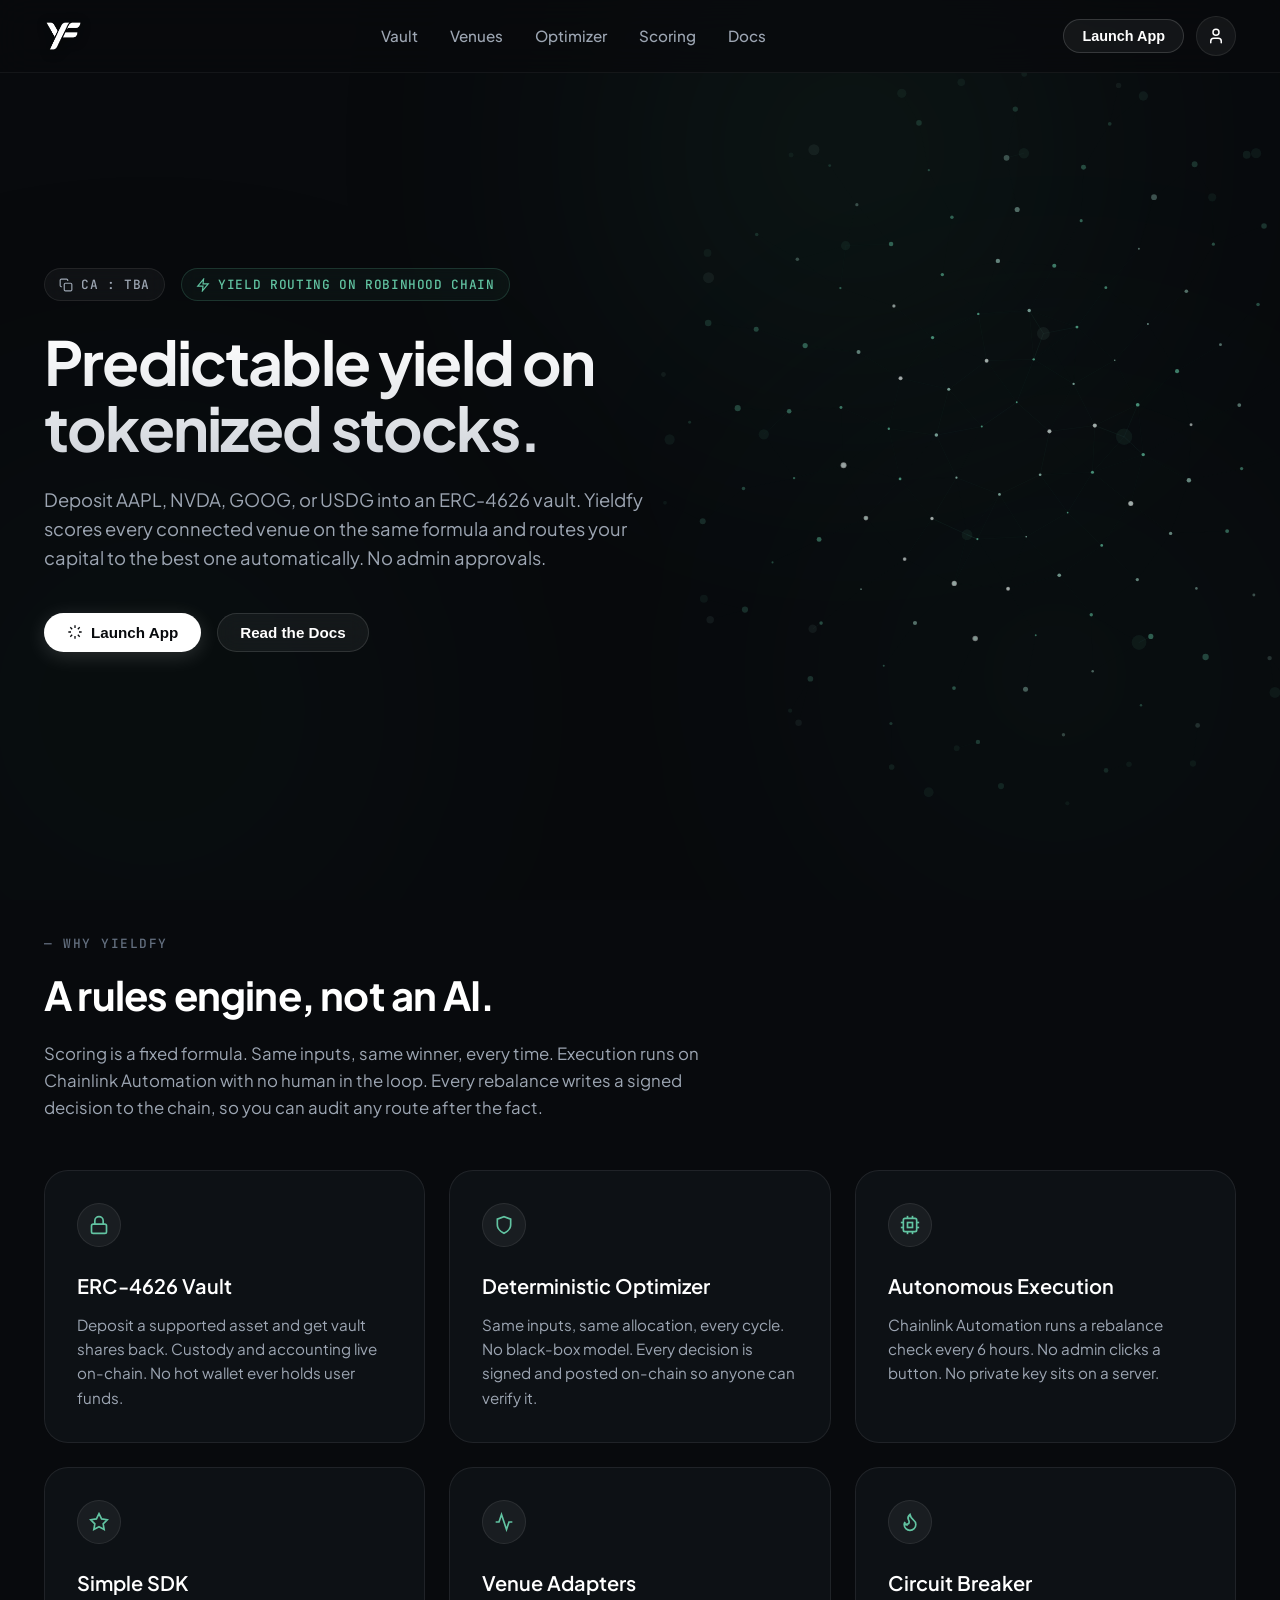
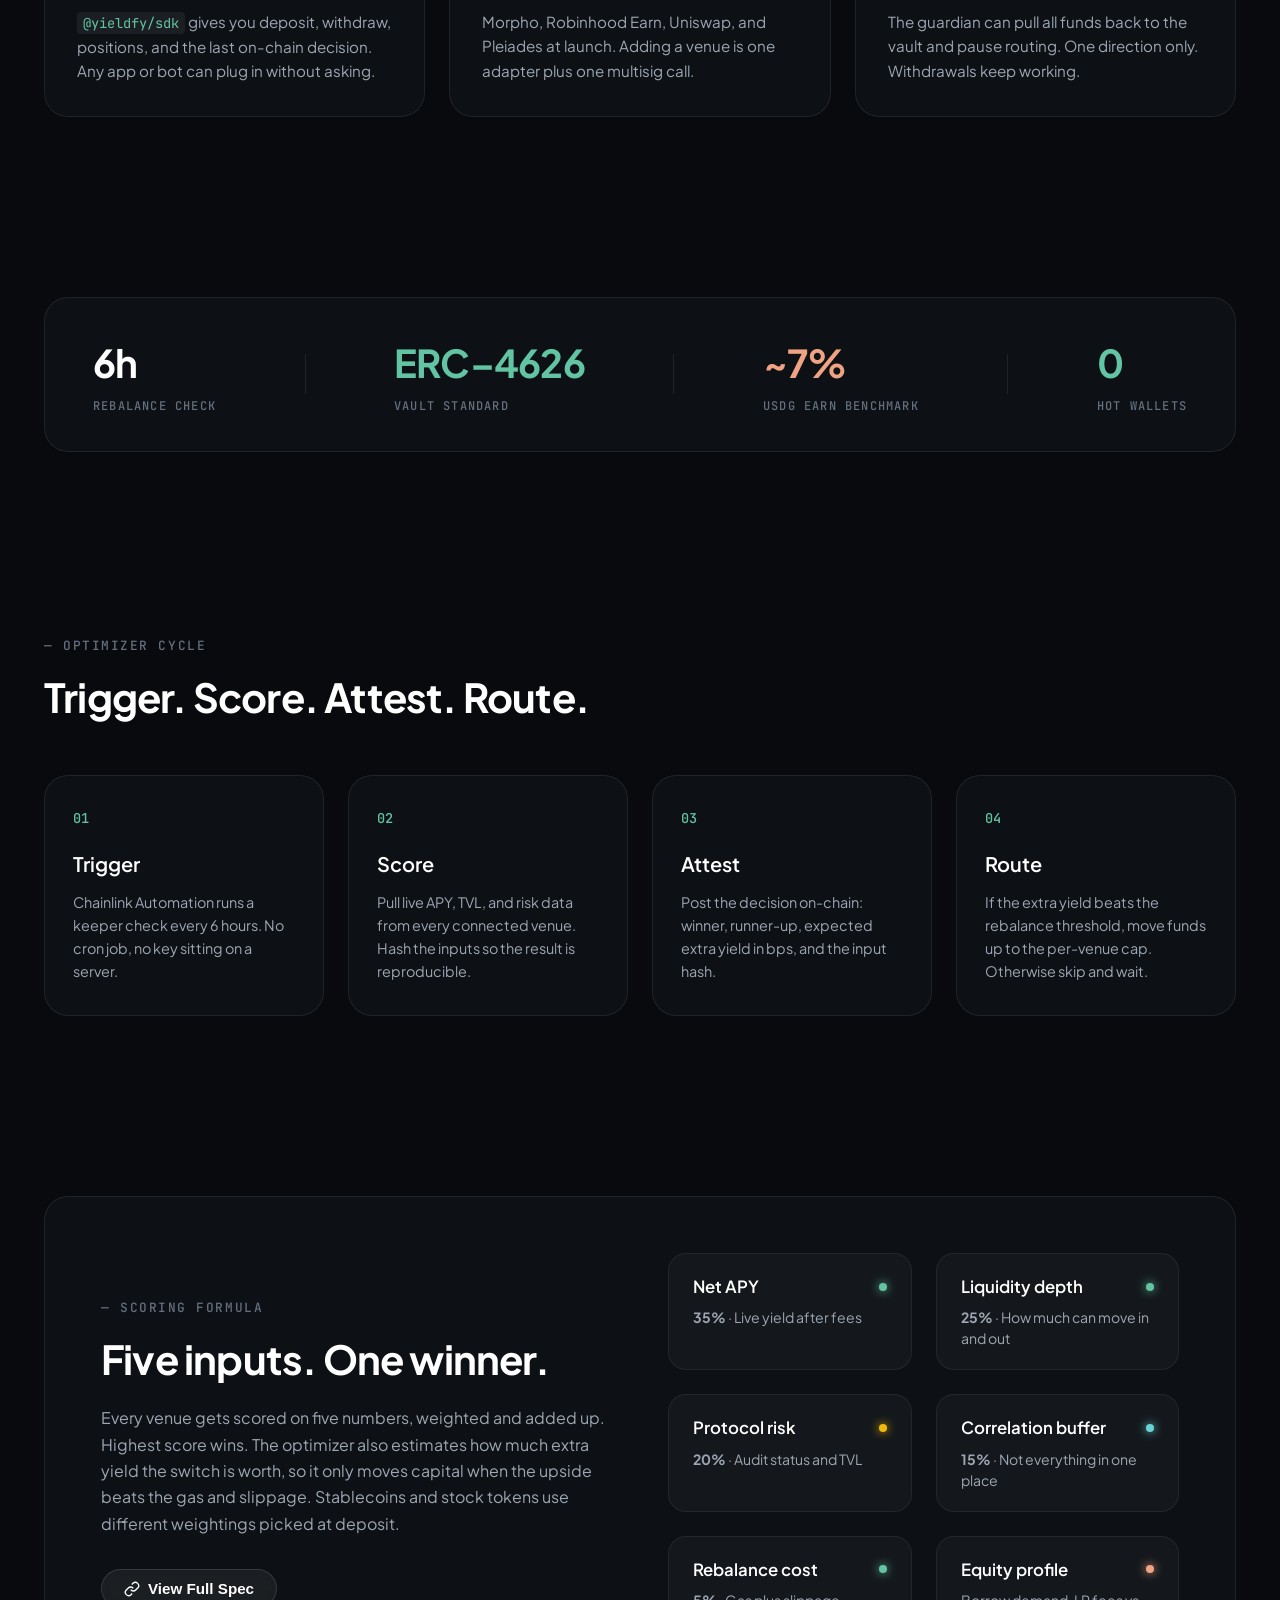
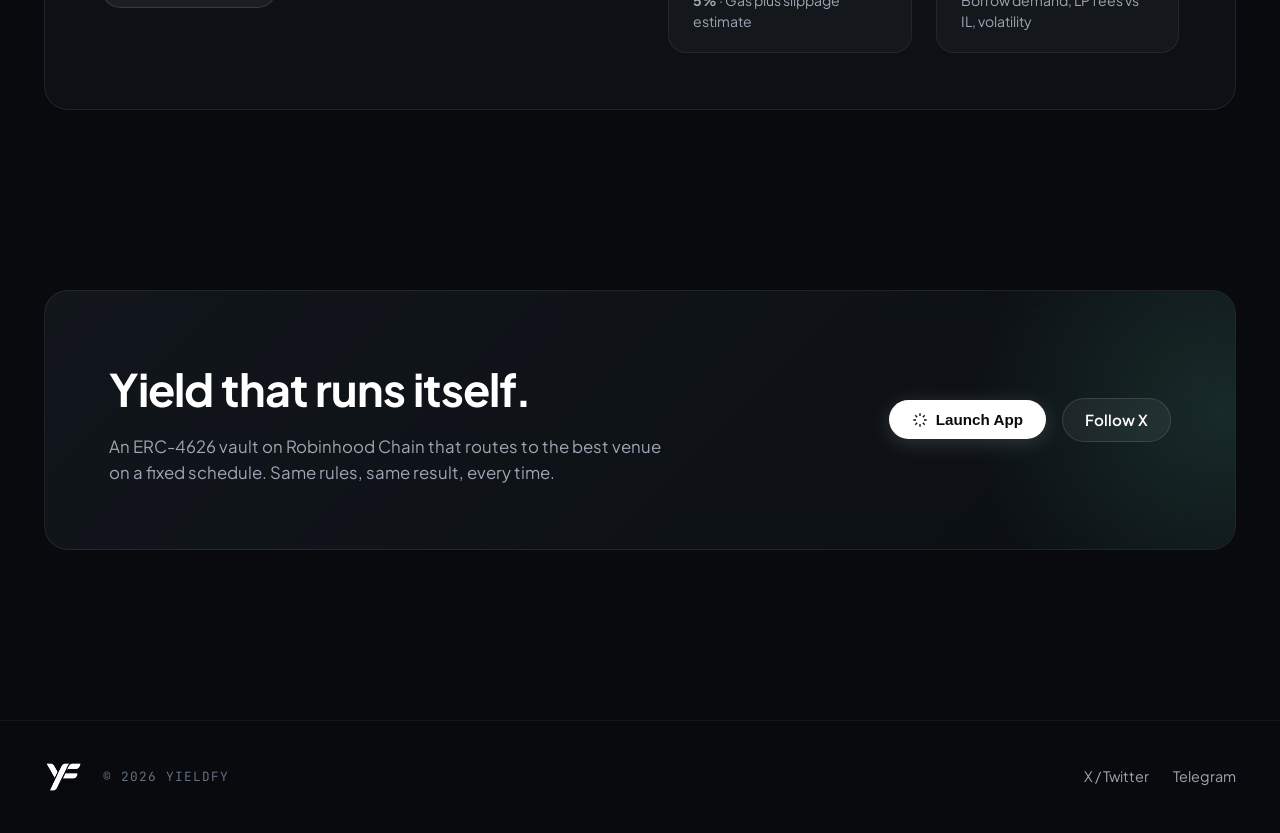
<file: index.html>
<!DOCTYPE html>
<html lang="en">
<head>
  <meta charset="UTF-8">
  <meta name="viewport" content="width=device-width, initial-scale=1.0">
  <title>Yieldfy - Deterministic Yield Routing on Robinhood Chain</title>
  <meta name="description" content="Predictable yield on tokenized stocks. Deposit AAPL, NVDA, GOOG, or USDG into an ERC-4626 vault with autonomous deterministic yield routing.">
  <meta name="virtual-protocol-site-verification" content="1512d7e12080298a6ff651fbcb43da4c" />
  
  <!-- Fonts -->
  <link rel="preconnect" href="https://fonts.googleapis.com">
  <link rel="preconnect" href="https://fonts.gstatic.com" crossorigin>
  <link href="https://fonts.googleapis.com/css2?family=Plus+Jakarta+Sans:wght@300;400;500;600;700&family=JetBrains+Mono:wght@400;500&display=swap" rel="stylesheet">
  
  <!-- Styles -->
  <link rel="stylesheet" href="styles.css">
</head>
<body>

  <!-- Ambient Glow Background -->
  <div class="glow-bg">
    <div class="glow-orb orb-1"></div>
    <div class="glow-orb orb-2"></div>
    <div class="glow-orb orb-3"></div>
  </div>

  <!-- Navigation Header -->
  <header class="navbar">
    <div class="nav-container">
      <a href="#" class="logo">
        <img src="yieldfy-logo.png" alt="Yieldfy Logo" class="logo-img">
      </a>

      <nav class="nav-menu">
        <a href="#vault" class="nav-link">Vault</a>
        <a href="#venues" class="nav-link">Venues</a>
        <a href="#optimizer" class="nav-link">Optimizer</a>
        <a href="#scoring" class="nav-link">Scoring</a>
        <a href="#docs" class="nav-link" id="open-docs-btn">Docs</a>
      </nav>

      <div class="nav-actions">
        <button class="btn btn-outline nav-app-btn open-app-modal">Launch App</button>
        <button class="user-btn" aria-label="User profile">
          <svg width="18" height="18" viewBox="0 0 24 24" fill="none" stroke="currentColor" stroke-width="2" stroke-linecap="round" stroke-linejoin="round">
            <path d="M19 21v-2a4 4 0 0 0-4-4H9a4 4 0 0 0-4 4v2"></path>
            <circle cx="12" cy="7" r="4"></circle>
          </svg>
        </button>
      </div>
    </div>
  </header>

  <!-- Main Content Container -->
  <main class="main-content">

    <!-- Hero Section -->
    <section class="hero-section" id="hero">
      <!-- 3D Canvas Visual in Background -->
      <div class="canvas-container">
        <canvas id="hero-canvas"></canvas>
      </div>

      <div class="hero-content">
        <div class="badge-group">
          <div class="badge ca-badge" id="copy-ca-btn" title="Click to copy CA">
            <svg width="14" height="14" viewBox="0 0 24 24" fill="none" stroke="currentColor" stroke-width="2">
              <rect x="9" y="9" width="13" height="13" rx="2" ry="2"></rect>
              <path d="M5 15H4a2 2 0 0 1-2-2V4a2 2 0 0 1 2-2h9a2 2 0 0 1 2 2v1"></path>
            </svg>
            <span>CA : TBA</span>
          </div>
          <div class="badge chain-badge">
            <svg width="14" height="14" viewBox="0 0 24 24" fill="none" stroke="currentColor" stroke-width="2">
              <polygon points="13 2 3 14 12 14 11 22 21 10 12 10 13 2"></polygon>
            </svg>
            <span>YIELD ROUTING ON ROBINHOOD CHAIN</span>
          </div>
        </div>

        <h1 class="hero-title">Predictable yield on tokenized stocks.</h1>

        <p class="hero-description">
          Deposit AAPL, NVDA, GOOG, or USDG into an ERC-4626 vault. Yieldfy scores every connected venue on the same formula and routes your capital to the best one automatically. No admin approvals.
        </p>

        <div class="hero-cta-group">
          <button class="btn btn-primary open-app-modal">
            <svg width="16" height="16" viewBox="0 0 24 24" fill="none" stroke="currentColor" stroke-width="2">
              <path d="M12 2v4M12 18v4M4.93 4.93l2.83 2.83M16.24 16.24l2.83 2.83M2 12h4M18 12h4M4.93 19.07l2.83-2.83M16.24 7.76l2.83-2.83"/>
            </svg>
            Launch App
          </button>
          <button class="btn btn-secondary" id="hero-docs-btn">Read the Docs</button>
        </div>
      </div>
    </section>

    <!-- Why Yieldfy Section -->
    <section class="section why-section" id="vault">
      <div class="section-header">
        <span class="section-tag">— WHY YIELDFY</span>
        <h2 class="section-title">A rules engine, not an AI.</h2>
        <p class="section-subtitle">
          Scoring is a fixed formula. Same inputs, same winner, every time. Execution runs on Chainlink Automation with no human in the loop. Every rebalance writes a signed decision to the chain, so you can audit any route after the fact.
        </p>
      </div>

      <div class="grid grid-3">
        <!-- Card 1 -->
        <div class="feature-card">
          <div class="card-icon">
            <svg width="20" height="20" viewBox="0 0 24 24" fill="none" stroke="currentColor" stroke-width="2">
              <rect x="3" y="11" width="18" height="11" rx="2" ry="2"></rect>
              <path d="M7 11V7a5 5 0 0 1 10 0v4"></path>
            </svg>
          </div>
          <h3 class="card-title">ERC-4626 Vault</h3>
          <p class="card-desc">
            Deposit a supported asset and get vault shares back. Custody and accounting live on-chain. No hot wallet ever holds user funds.
          </p>
        </div>

        <!-- Card 2 -->
        <div class="feature-card">
          <div class="card-icon">
            <svg width="20" height="20" viewBox="0 0 24 24" fill="none" stroke="currentColor" stroke-width="2">
              <path d="M12 22s8-4 8-10V5l-8-3-8 3v7c0 6 8 10 8 10z"></path>
            </svg>
          </div>
          <h3 class="card-title">Deterministic Optimizer</h3>
          <p class="card-desc">
            Same inputs, same allocation, every cycle. No black-box model. Every decision is signed and posted on-chain so anyone can verify it.
          </p>
        </div>

        <!-- Card 3 -->
        <div class="feature-card">
          <div class="card-icon">
            <svg width="20" height="20" viewBox="0 0 24 24" fill="none" stroke="currentColor" stroke-width="2">
              <rect x="4" y="4" width="16" height="16" rx="2" ry="2"></rect>
              <rect x="9" y="9" width="6" height="6"></rect>
              <line x1="9" y1="1" x2="9" y2="4"></line>
              <line x1="15" y1="1" x2="15" y2="4"></line>
              <line x1="9" y1="20" x2="9" y2="23"></line>
              <line x1="15" y1="20" x2="15" y2="23"></line>
              <line x1="20" y1="9" x2="23" y2="9"></line>
              <line x1="20" y1="15" x2="23" y2="15"></line>
              <line x1="1" y1="9" x2="4" y2="9"></line>
              <line x1="1" y1="15" x2="4" y2="15"></line>
            </svg>
          </div>
          <h3 class="card-title">Autonomous Execution</h3>
          <p class="card-desc">
            Chainlink Automation runs a rebalance check every 6 hours. No admin clicks a button. No private key sits on a server.
          </p>
        </div>

        <!-- Card 4 -->
        <div class="feature-card">
          <div class="card-icon">
            <svg width="20" height="20" viewBox="0 0 24 24" fill="none" stroke="currentColor" stroke-width="2">
              <polygon points="12 2 15.09 8.26 22 9.27 17 14.14 18.18 21.02 12 17.77 5.82 21.02 7 14.14 2 9.27 8.91 8.26 12 2"></polygon>
            </svg>
          </div>
          <h3 class="card-title">Simple SDK</h3>
          <p class="card-desc">
            <code>@yieldfy/sdk</code> gives you deposit, withdraw, positions, and the last on-chain decision. Any app or bot can plug in without asking.
          </p>
        </div>

        <!-- Card 5 -->
        <div class="feature-card" id="venues">
          <div class="card-icon">
            <svg width="20" height="20" viewBox="0 0 24 24" fill="none" stroke="currentColor" stroke-width="2">
              <polyline points="22 12 18 12 15 21 9 3 6 12 2 12"></polyline>
            </svg>
          </div>
          <h3 class="card-title">Venue Adapters</h3>
          <p class="card-desc">
            Morpho, Robinhood Earn, Uniswap, and Pleiades at launch. Adding a venue is one adapter plus one multisig call.
          </p>
        </div>

        <!-- Card 6 -->
        <div class="feature-card">
          <div class="card-icon">
            <svg width="20" height="20" viewBox="0 0 24 24" fill="none" stroke="currentColor" stroke-width="2">
              <path d="M8.5 14.5A2.5 2.5 0 0 0 11 12c0-1.38-.5-2-1-3-1.072-2.143-.224-4.054 2-6 .5 2.5 2 4.9 4 6.5 2 1.6 3 3.5 3 5.5a7 7 0 1 1-14 0c0-1.153.433-2.294 1-3a2.5 2.5 0 0 0 2.5 3.5z"></path>
            </svg>
          </div>
          <h3 class="card-title">Circuit Breaker</h3>
          <p class="card-desc">
            The guardian can pull all funds back to the vault and pause routing. One direction only. Withdrawals keep working.
          </p>
        </div>
      </div>
    </section>

    <!-- Metrics Banner Section -->
    <section class="section metrics-section">
      <div class="metrics-card">
        <div class="metric-item">
          <div class="metric-value">6h</div>
          <div class="metric-label">REBALANCE CHECK</div>
        </div>
        <div class="metric-divider"></div>
        <div class="metric-item">
          <div class="metric-value green-text">ERC–4626</div>
          <div class="metric-label">VAULT STANDARD</div>
        </div>
        <div class="metric-divider"></div>
        <div class="metric-item">
          <div class="metric-value peach-text">~7%</div>
          <div class="metric-label">USDG EARN BENCHMARK</div>
        </div>
        <div class="metric-divider"></div>
        <div class="metric-item">
          <div class="metric-value green-text">0</div>
          <div class="metric-label">HOT WALLETS</div>
        </div>
      </div>
    </section>

    <!-- Optimizer Cycle Section -->
    <section class="section optimizer-section" id="optimizer">
      <div class="section-header">
        <span class="section-tag">— OPTIMIZER CYCLE</span>
        <h2 class="section-title">Trigger. Score. Attest. Route.</h2>
      </div>

      <div class="grid grid-4 step-grid">
        <!-- Step 1 -->
        <div class="step-card">
          <span class="step-number">01</span>
          <h3 class="step-title">Trigger</h3>
          <p class="step-desc">
            Chainlink Automation runs a keeper check every 6 hours. No cron job, no key sitting on a server.
          </p>
        </div>

        <!-- Step 2 -->
        <div class="step-card">
          <span class="step-number">02</span>
          <h3 class="step-title">Score</h3>
          <p class="step-desc">
            Pull live APY, TVL, and risk data from every connected venue. Hash the inputs so the result is reproducible.
          </p>
        </div>

        <!-- Step 3 -->
        <div class="step-card">
          <span class="step-number">03</span>
          <h3 class="step-title">Attest</h3>
          <p class="step-desc">
            Post the decision on-chain: winner, runner-up, expected extra yield in bps, and the input hash.
          </p>
        </div>

        <!-- Step 4 -->
        <div class="step-card">
          <span class="step-number">04</span>
          <h3 class="step-title">Route</h3>
          <p class="step-desc">
            If the extra yield beats the rebalance threshold, move funds up to the per-venue cap. Otherwise skip and wait.
          </p>
        </div>
      </div>
    </section>

    <!-- Scoring Formula Section -->
    <section class="section scoring-section" id="scoring">
      <div class="scoring-card">
        <div class="scoring-left">
          <span class="section-tag">— SCORING FORMULA</span>
          <h2 class="section-title">Five inputs. One winner.</h2>
          <p class="scoring-desc">
            Every venue gets scored on five numbers, weighted and added up. Highest score wins. The optimizer also estimates how much extra yield the switch is worth, so it only moves capital when the upside beats the gas and slippage. Stablecoins and stock tokens use different weightings picked at deposit.
          </p>
          <button class="btn btn-secondary spec-btn" id="open-spec-btn">
            <svg width="16" height="16" viewBox="0 0 24 24" fill="none" stroke="currentColor" stroke-width="2">
              <path d="M10 13a5 5 0 0 0 7.54.54l3-3a5 5 0 0 0-7.07-7.07l-1.72 1.71"></path>
              <path d="M14 11a5 5 0 0 0-7.54-.54l-3 3a5 5 0 0 0 7.07 7.07l1.71-1.71"></path>
            </svg>
            View Full Spec
          </button>
        </div>

        <div class="scoring-right grid grid-2">
          <!-- Input 1 -->
          <div class="formula-item">
            <div class="formula-header">
              <h4 class="formula-title">Net APY</h4>
              <span class="dot green-dot"></span>
            </div>
            <p class="formula-value"><strong>35%</strong> · Live yield after fees</p>
          </div>

          <!-- Input 2 -->
          <div class="formula-item">
            <div class="formula-header">
              <h4 class="formula-title">Liquidity depth</h4>
              <span class="dot green-dot"></span>
            </div>
            <p class="formula-value"><strong>25%</strong> · How much can move in and out</p>
          </div>

          <!-- Input 3 -->
          <div class="formula-item">
            <div class="formula-header">
              <h4 class="formula-title">Protocol risk</h4>
              <span class="dot orange-dot"></span>
            </div>
            <p class="formula-value"><strong>20%</strong> · Audit status and TVL</p>
          </div>

          <!-- Input 4 -->
          <div class="formula-item">
            <div class="formula-header">
              <h4 class="formula-title">Correlation buffer</h4>
              <span class="dot cyan-dot"></span>
            </div>
            <p class="formula-value"><strong>15%</strong> · Not everything in one place</p>
          </div>

          <!-- Input 5 -->
          <div class="formula-item">
            <div class="formula-header">
              <h4 class="formula-title">Rebalance cost</h4>
              <span class="dot green-dot"></span>
            </div>
            <p class="formula-value"><strong>5%</strong> · Gas plus slippage estimate</p>
          </div>

          <!-- Input 6 -->
          <div class="formula-item">
            <div class="formula-header">
              <h4 class="formula-title">Equity profile</h4>
              <span class="dot peach-dot"></span>
            </div>
            <p class="formula-value">Borrow demand, LP fees vs IL, volatility</p>
          </div>
        </div>
      </div>
    </section>

    <!-- Bottom CTA Banner Section -->
    <section class="section cta-section">
      <div class="cta-card">
        <div class="cta-text">
          <h2 class="cta-title">Yield that runs itself.</h2>
          <p class="cta-subtitle">
            An ERC-4626 vault on Robinhood Chain that routes to the best venue on a fixed schedule. Same rules, same result, every time.
          </p>
        </div>
        <div class="cta-actions">
          <button class="btn btn-primary open-app-modal">
            <svg width="16" height="16" viewBox="0 0 24 24" fill="none" stroke="currentColor" stroke-width="2">
              <path d="M12 2v4M12 18v4M4.93 4.93l2.83 2.83M16.24 16.24l2.83 2.83M2 12h4M18 12h4M4.93 19.07l2.83-2.83M16.24 7.76l2.83-2.83"/>
            </svg>
            Launch App
          </button>
          <a href="https://x.com" target="_blank" rel="noopener noreferrer" class="btn btn-secondary">Follow X</a>
        </div>
      </div>
    </section>

  </main>

  <!-- Footer -->
  <footer class="footer">
    <div class="footer-container">
      <div class="footer-left">
        <a href="#" class="logo footer-logo">
          <img src="yieldfy-logo.png" alt="Yieldfy Logo" class="logo-img">
        </a>
        <span class="copyright">© 2026 YIELDFY</span>
      </div>
      <div class="footer-right">
        <a href="https://x.com" target="_blank" rel="noopener noreferrer" class="footer-link">X / Twitter</a>
        <a href="https://t.me" target="_blank" rel="noopener noreferrer" class="footer-link">Telegram</a>
      </div>
    </div>
  </footer>

  <!-- Toast Notification for CA Copy -->
  <div class="toast" id="toast">
    <svg width="18" height="18" viewBox="0 0 24 24" fill="none" stroke="#4CA183" stroke-width="2">
      <polyline points="20 6 9 17 4 12"></polyline>
    </svg>
    <span>Contract address copied to clipboard!</span>
  </div>

  <!-- Interactive Vault App Simulation Modal -->
  <div class="modal-overlay" id="app-modal">
    <div class="modal-card">
      <button class="modal-close" id="close-app-modal">&times;</button>
      <div class="modal-header">
        <div class="modal-badge">YIELDFY DAPP BENCHMARK</div>
        <h2>Vault Yield Optimizer</h2>
        <p>Deposit tokenized assets into Robinhood Chain ERC-4626 Vault</p>
      </div>

      <div class="modal-body">
        <!-- Asset Selector -->
        <div class="asset-selector-label">Select Asset</div>
        <div class="asset-grid">
          <button class="asset-btn active" data-asset="AAPL" data-apy="7.8%" data-venue="Morpho Vault">
            <span class="asset-icon">🍎</span>
            <div class="asset-info">
              <span class="asset-symbol">AAPL</span>
              <span class="asset-name">Apple Stock</span>
            </div>
            <span class="asset-apy">7.8% APY</span>
          </button>

          <button class="asset-btn" data-asset="NVDA" data-apy="9.4%" data-venue="Robinhood Earn">
            <span class="asset-icon">💚</span>
            <div class="asset-info">
              <span class="asset-symbol">NVDA</span>
              <span class="asset-name">Nvidia Corp</span>
            </div>
            <span class="asset-apy">9.4% APY</span>
          </button>

          <button class="asset-btn" data-asset="GOOG" data-apy="6.9%" data-venue="Uniswap V3">
            <span class="asset-icon">🔍</span>
            <div class="asset-info">
              <span class="asset-symbol">GOOG</span>
              <span class="asset-name">Alphabet Inc</span>
            </div>
            <span class="asset-apy">6.9% APY</span>
          </button>

          <button class="asset-btn" data-asset="USDG" data-apy="7.2%" data-venue="Pleiades Yield">
            <span class="asset-icon">💵</span>
            <div class="asset-info">
              <span class="asset-symbol">USDG</span>
              <span class="asset-name">USD Global</span>
            </div>
            <span class="asset-apy">7.2% APY</span>
          </button>
        </div>

        <!-- Deposit Form -->
        <div class="deposit-form">
          <div class="form-row">
            <label for="deposit-amount">Deposit Amount</label>
            <span class="balance-text">Balance: 12.50 <span id="selected-symbol">AAPL</span></span>
          </div>
          <div class="input-group">
            <input type="number" id="deposit-amount" placeholder="0.0" value="1.0" step="0.1">
            <button class="max-btn" id="max-deposit-btn">MAX</button>
          </div>

          <!-- Optimization Details -->
          <div class="route-details">
            <div class="route-row">
              <span>Optimal Routed Venue:</span>
              <span class="route-val green-text" id="route-venue">Morpho Vault (Score: 94.2)</span>
            </div>
            <div class="route-row">
              <span>Rebalance Check:</span>
              <span class="route-val">Every 6 Hours (Chainlink)</span>
            </div>
            <div class="route-row">
              <span>Est. Annual Return:</span>
              <span class="route-val green-text" id="est-return">+0.078 AAPL (~$18.50)</span>
            </div>
          </div>

          <button class="btn btn-primary modal-action-btn" id="deposit-submit-btn">Connect Wallet to Deposit</button>
        </div>
      </div>
    </div>
  </div>

  <!-- Documentation Modal / Drawer -->
  <div class="modal-overlay" id="docs-modal">
    <div class="modal-card docs-card">
      <button class="modal-close" id="close-docs-modal">&times;</button>
      <div class="modal-header">
        <div class="modal-badge">DEVELOPER DOCUMENTATION</div>
        <h2>Yieldfy Technical Specification</h2>
        <p>ERC-4626 Deterministic Vault Routing Standard</p>
      </div>
      <div class="docs-body">
        <h3>1. Smart Contract Architecture</h3>
        <p>
          Yieldfy employs standard <code>ERC-4626</code> tokenized vault contracts deployed on Robinhood Chain. All capital routing is triggered via Chainlink Automation keepers querying the on-chain <code>DeterministicOptimizer.sol</code> module.
        </p>

        <h3>2. SDK Quickstart</h3>
        <div class="code-block">
          <pre><code>// Install SDK
npm install @yieldfy/sdk

// Query top yield venue
import { YieldfyClient } from '@yieldfy/sdk';

const yieldfy = new YieldfyClient({ network: 'robinhood' });
const decision = await yieldfy.getBestVenue('AAPL');

console.log(`Routed Venue: ${decision.winnerVenue}`);
console.log(`Attestation Hash: ${decision.inputHash}`);</code></pre>
        </div>

        <h3>3. Scoring Weightings</h3>
        <ul>
          <li><strong>Net APY (35%)</strong>: Realized yield net of management fees.</li>
          <li><strong>Liquidity Depth (25%)</strong>: Instantaneous depth for withdrawal guarantee.</li>
          <li><strong>Protocol Risk (20%)</strong>: TVL, audit score, time-in-service.</li>
          <li><strong>Correlation Buffer (15%)</strong>: Diversity factor across collateral pools.</li>
          <li><strong>Rebalance Cost (5%)</strong>: Estimated gas overhead & swap slippage.</li>
        </ul>
      </div>
    </div>
  </div>

  <!-- Scripts -->
  <script src="script.js"></script>
</body>
</html>
</file>
<file: styles.css>
/* ==========================================
   YIELDFY DESIGN SYSTEM & STYLES
   ========================================== */

:root {
  --bg-dark: #080a0d;
  --bg-card: rgba(18, 22, 27, 0.65);
  --bg-card-hover: rgba(26, 32, 39, 0.8);
  --border-card: rgba(255, 255, 255, 0.08);
  --border-card-hover: rgba(76, 161, 131, 0.35);
  
  --text-primary: #FFFFFF;
  --text-secondary: #9DA6B3;
  --text-muted: #647080;
  
  --accent-green: #62C4A2;
  --accent-green-glow: rgba(98, 196, 162, 0.15);
  --accent-peach: #EFA383;
  --accent-cyan: #68D3D5;
  --accent-amber: #F0B90B;
  
  --font-main: 'Plus Jakarta Sans', -apple-system, BlinkMacSystemFont, sans-serif;
  --font-mono: 'JetBrains Mono', monospace;
  
  --radius-sm: 12px;
  --radius-md: 18px;
  --radius-lg: 24px;
  --radius-pill: 9999px;
  
  --transition: all 0.3s cubic-bezier(0.16, 1, 0.3, 1);
}

/* Reset & Base */
*, *::before, *::after {
  box-sizing: border-box;
  margin: 0;
  padding: 0;
}

html {
  scroll-behavior: smooth;
  font-size: 16px;
  background-color: var(--bg-dark);
  color: var(--text-primary);
  font-family: var(--font-main);
  -webkit-font-smoothing: antialiased;
  -moz-osx-font-smoothing: grayscale;
}

body {
  min-height: 100vh;
  position: relative;
  overflow-x: hidden;
  line-height: 1.5;
}

code {
  font-family: var(--font-mono);
  background: rgba(255, 255, 255, 0.06);
  padding: 2px 6px;
  border-radius: 4px;
  font-size: 0.9em;
  color: var(--accent-green);
}

/* Ambient Glow Orbs */
.glow-bg {
  position: fixed;
  top: 0;
  left: 0;
  width: 100vw;
  height: 100vh;
  pointer-events: none;
  z-index: 0;
  overflow: hidden;
}

.glow-orb {
  position: absolute;
  border-radius: 50%;
  filter: blur(140px);
  opacity: 0.35;
  animation: pulse-glow 12s infinite alternate ease-in-out;
}

.orb-1 {
  width: 600px;
  height: 600px;
  top: -150px;
  right: 10%;
  background: radial-gradient(circle, rgba(46, 111, 86, 0.8) 0%, rgba(13, 34, 26, 0) 70%);
}

.orb-2 {
  width: 700px;
  height: 700px;
  top: 40%;
  left: -200px;
  background: radial-gradient(circle, rgba(22, 58, 45, 0.6) 0%, rgba(8, 10, 13, 0) 70%);
  animation-delay: -4s;
}

.orb-3 {
  width: 650px;
  height: 650px;
  bottom: -100px;
  right: -100px;
  background: radial-gradient(circle, rgba(30, 80, 62, 0.5) 0%, rgba(8, 10, 13, 0) 70%);
  animation-delay: -8s;
}

@keyframes pulse-glow {
  0% { transform: scale(1) translate(0, 0); opacity: 0.25; }
  50% { transform: scale(1.15) translate(30px, -20px); opacity: 0.45; }
  100% { transform: scale(0.95) translate(-20px, 30px); opacity: 0.3; }
}

/* Navigation Header */
.navbar {
  position: fixed;
  top: 0;
  left: 0;
  width: 100%;
  z-index: 100;
  backdrop-filter: blur(16px);
  background: rgba(8, 10, 13, 0.75);
  border-bottom: 1px solid rgba(255, 255, 255, 0.05);
  padding: 16px 0;
}

.nav-container {
  max-width: 1240px;
  margin: 0 auto;
  padding: 0 24px;
  display: flex;
  align-items: center;
  justify-content: space-between;
}

.logo {
  display: flex;
  align-items: center;
  text-decoration: none;
  transition: var(--transition);
}

.logo-img {
  height: 32px;
  width: auto;
  object-fit: contain;
  filter: drop-shadow(0 2px 6px rgba(0, 0, 0, 0.35));
}

.logo:hover {
  opacity: 0.85;
  transform: scale(1.02);
}

.nav-menu {
  display: flex;
  align-items: center;
  gap: 32px;
}

.nav-link {
  color: var(--text-secondary);
  text-decoration: none;
  font-size: 0.95rem;
  font-weight: 500;
  transition: var(--transition);
}

.nav-link:hover {
  color: var(--text-primary);
}

.nav-actions {
  display: flex;
  align-items: center;
  gap: 12px;
}

.user-btn {
  background: rgba(255, 255, 255, 0.05);
  border: 1px solid var(--border-card);
  color: var(--text-primary);
  width: 40px;
  height: 40px;
  border-radius: var(--radius-pill);
  display: flex;
  align-items: center;
  justify-content: center;
  cursor: pointer;
  transition: var(--transition);
}

.user-btn:hover {
  background: rgba(255, 255, 255, 0.1);
  border-color: rgba(255, 255, 255, 0.2);
}

/* Buttons */
.btn {
  display: inline-flex;
  align-items: center;
  justify-content: center;
  gap: 8px;
  padding: 10px 22px;
  border-radius: var(--radius-pill);
  font-size: 0.95rem;
  font-weight: 600;
  cursor: pointer;
  transition: var(--transition);
  text-decoration: none;
  border: 1px solid transparent;
}

.btn-primary {
  background: #FFFFFF;
  color: #080A0D;
  box-shadow: 0 4px 20px rgba(255, 255, 255, 0.15);
}

.btn-primary:hover {
  background: #E8EBF0;
  transform: translateY(-1px);
  box-shadow: 0 6px 24px rgba(255, 255, 255, 0.25);
}

.btn-secondary {
  background: rgba(255, 255, 255, 0.05);
  color: var(--text-primary);
  border-color: rgba(255, 255, 255, 0.12);
  backdrop-filter: blur(10px);
}

.btn-secondary:hover {
  background: rgba(255, 255, 255, 0.1);
  border-color: rgba(255, 255, 255, 0.25);
  transform: translateY(-1px);
}

.btn-outline {
  background: rgba(255, 255, 255, 0.05);
  color: var(--text-primary);
  border-color: rgba(255, 255, 255, 0.15);
  padding: 8px 18px;
  font-size: 0.9rem;
}

.btn-outline:hover {
  background: rgba(255, 255, 255, 0.12);
  border-color: rgba(255, 255, 255, 0.3);
}

/* Main Layout */
.main-content {
  position: relative;
  z-index: 1;
  max-width: 1240px;
  margin: 0 auto;
  padding: 120px 24px 80px;
}

/* Hero Section */
.hero-section {
  position: relative;
  min-height: 80vh;
  display: flex;
  align-items: center;
  padding: 60px 0 100px;
}

.canvas-container {
  position: absolute;
  top: -10%;
  right: -5%;
  width: 65%;
  height: 120%;
  pointer-events: none;
  z-index: 0;
  opacity: 0.7;
}

#hero-canvas {
  width: 100%;
  height: 100%;
}

.hero-content {
  position: relative;
  z-index: 2;
  max-width: 680px;
}

.badge-group {
  display: flex;
  align-items: center;
  gap: 16px;
  margin-bottom: 28px;
  flex-wrap: wrap;
}

.badge {
  display: inline-flex;
  align-items: center;
  gap: 8px;
  font-family: var(--font-mono);
  font-size: 0.8rem;
  font-weight: 500;
  letter-spacing: 0.05em;
  padding: 6px 14px;
  border-radius: var(--radius-pill);
  background: rgba(255, 255, 255, 0.04);
  border: 1px solid rgba(255, 255, 255, 0.08);
  color: var(--text-secondary);
  backdrop-filter: blur(8px);
}

.ca-badge {
  cursor: pointer;
  transition: var(--transition);
}

.ca-badge:hover {
  background: rgba(255, 255, 255, 0.08);
  border-color: rgba(255, 255, 255, 0.2);
  color: var(--text-primary);
}

.chain-badge {
  color: var(--accent-green);
  border-color: rgba(98, 196, 162, 0.2);
  background: rgba(98, 196, 162, 0.05);
}

.hero-title {
  font-size: 3.8rem;
  font-weight: 700;
  line-height: 1.08;
  letter-spacing: -0.03em;
  margin-bottom: 24px;
  background: linear-gradient(180deg, #FFFFFF 0%, #D1D5DB 100%);
  -webkit-background-clip: text;
  -webkit-text-fill-color: transparent;
}

.hero-description {
  font-size: 1.15rem;
  line-height: 1.6;
  color: var(--text-secondary);
  margin-bottom: 40px;
  max-width: 600px;
}

.hero-cta-group {
  display: flex;
  align-items: center;
  gap: 16px;
}

/* Sections General */
.section {
  padding: 90px 0;
}

.section-header {
  margin-bottom: 48px;
  max-width: 680px;
}

.section-tag {
  display: inline-block;
  font-family: var(--font-mono);
  font-size: 0.8rem;
  font-weight: 500;
  letter-spacing: 0.12em;
  color: var(--text-muted);
  margin-bottom: 12px;
}

.section-title {
  font-size: 2.5rem;
  font-weight: 700;
  letter-spacing: -0.02em;
  margin-bottom: 16px;
  color: var(--text-primary);
}

.section-subtitle {
  font-size: 1.05rem;
  line-height: 1.6;
  color: var(--text-secondary);
}

/* Grids */
.grid {
  display: grid;
  gap: 24px;
}

.grid-2 { grid-template-columns: repeat(2, 1fr); }
.grid-3 { grid-template-columns: repeat(3, 1fr); }
.grid-4 { grid-template-columns: repeat(4, 1fr); }

/* Feature Cards */
.feature-card {
  background: var(--bg-card);
  border: 1px solid var(--border-card);
  border-radius: var(--radius-lg);
  padding: 32px;
  backdrop-filter: blur(12px);
  transition: var(--transition);
  display: flex;
  flex-direction: column;
}

.feature-card:hover {
  background: var(--bg-card-hover);
  border-color: var(--border-card-hover);
  transform: translateY(-4px);
  box-shadow: 0 16px 40px rgba(0, 0, 0, 0.4), 0 0 20px var(--accent-green-glow);
}

.card-icon {
  width: 44px;
  height: 44px;
  border-radius: 50%;
  background: rgba(255, 255, 255, 0.05);
  border: 1px solid rgba(255, 255, 255, 0.08);
  display: flex;
  align-items: center;
  justify-content: center;
  color: var(--accent-green);
  margin-bottom: 24px;
}

.card-title {
  font-size: 1.25rem;
  font-weight: 600;
  margin-bottom: 12px;
  color: var(--text-primary);
}

.card-desc {
  font-size: 0.95rem;
  line-height: 1.6;
  color: var(--text-secondary);
}

/* Metrics Banner */
.metrics-card {
  background: var(--bg-card);
  border: 1px solid var(--border-card);
  border-radius: var(--radius-lg);
  padding: 36px 48px;
  backdrop-filter: blur(16px);
  display: flex;
  align-items: center;
  justify-content: space-between;
}

.metric-item {
  display: flex;
  flex-direction: column;
  gap: 6px;
}

.metric-value {
  font-size: 2.4rem;
  font-weight: 700;
  letter-spacing: -0.02em;
  color: var(--text-primary);
}

.green-text { color: var(--accent-green); }
.peach-text { color: var(--accent-peach); }

.metric-label {
  font-family: var(--font-mono);
  font-size: 0.75rem;
  font-weight: 500;
  letter-spacing: 0.1em;
  color: var(--text-muted);
}

.metric-divider {
  width: 1px;
  height: 40px;
  background: rgba(255, 255, 255, 0.08);
}

/* Step Cards (Optimizer) */
.step-card {
  background: var(--bg-card);
  border: 1px solid var(--border-card);
  border-radius: var(--radius-lg);
  padding: 32px 28px;
  backdrop-filter: blur(12px);
  transition: var(--transition);
}

.step-card:hover {
  background: var(--bg-card-hover);
  border-color: var(--border-card-hover);
  transform: translateY(-4px);
}

.step-number {
  display: block;
  font-family: var(--font-mono);
  font-size: 0.85rem;
  font-weight: 500;
  color: var(--accent-green);
  margin-bottom: 20px;
}

.step-title {
  font-size: 1.25rem;
  font-weight: 600;
  margin-bottom: 12px;
}

.step-desc {
  font-size: 0.9rem;
  line-height: 1.6;
  color: var(--text-secondary);
}

/* Scoring Section */
.scoring-card {
  background: var(--bg-card);
  border: 1px solid var(--border-card);
  border-radius: var(--radius-lg);
  padding: 56px;
  backdrop-filter: blur(16px);
  display: grid;
  grid-template-columns: 1fr 1fr;
  gap: 56px;
}

.scoring-left {
  display: flex;
  flex-direction: column;
  justify-content: center;
}

.scoring-desc {
  font-size: 1rem;
  line-height: 1.65;
  color: var(--text-secondary);
  margin-bottom: 32px;
}

.spec-btn {
  align-self: flex-start;
}

.formula-item {
  background: rgba(255, 255, 255, 0.03);
  border: 1px solid rgba(255, 255, 255, 0.06);
  border-radius: var(--radius-md);
  padding: 20px 24px;
  transition: var(--transition);
}

.formula-item:hover {
  background: rgba(255, 255, 255, 0.05);
  border-color: rgba(255, 255, 255, 0.12);
}

.formula-header {
  display: flex;
  align-items: center;
  justify-content: space-between;
  margin-bottom: 8px;
}

.formula-title {
  font-size: 1.05rem;
  font-weight: 600;
  color: var(--text-primary);
}

.dot {
  width: 8px;
  height: 8px;
  border-radius: 50%;
}

.green-dot { background-color: var(--accent-green); box-shadow: 0 0 10px var(--accent-green); }
.orange-dot { background-color: var(--accent-amber); box-shadow: 0 0 10px var(--accent-amber); }
.cyan-dot { background-color: var(--accent-cyan); box-shadow: 0 0 10px var(--accent-cyan); }
.peach-dot { background-color: var(--accent-peach); box-shadow: 0 0 10px var(--accent-peach); }

.formula-value {
  font-size: 0.88rem;
  color: var(--text-secondary);
}

/* CTA Section */
.cta-card {
  background: linear-gradient(135deg, rgba(20, 26, 32, 0.8) 0%, rgba(12, 16, 20, 0.9) 100%);
  border: 1px solid var(--border-card);
  border-radius: var(--radius-lg);
  padding: 64px;
  backdrop-filter: blur(20px);
  display: flex;
  align-items: center;
  justify-content: space-between;
  position: relative;
  overflow: hidden;
}

.cta-card::before {
  content: '';
  position: absolute;
  top: -50%;
  right: -20%;
  width: 500px;
  height: 500px;
  background: radial-gradient(circle, rgba(98, 196, 162, 0.15) 0%, transparent 70%);
  pointer-events: none;
}

.cta-title {
  font-size: 2.8rem;
  font-weight: 700;
  letter-spacing: -0.02em;
  margin-bottom: 12px;
}

.cta-subtitle {
  font-size: 1.05rem;
  color: var(--text-secondary);
  max-width: 560px;
}

.cta-actions {
  display: flex;
  align-items: center;
  gap: 16px;
  z-index: 2;
}

/* Footer */
.footer {
  border-top: 1px solid rgba(255, 255, 255, 0.05);
  padding: 40px 0;
  position: relative;
  z-index: 2;
}

.footer-container {
  max-width: 1240px;
  margin: 0 auto;
  padding: 0 24px;
  display: flex;
  align-items: center;
  justify-content: space-between;
}

.footer-left {
  display: flex;
  align-items: center;
  gap: 20px;
}

.copyright {
  font-family: var(--font-mono);
  font-size: 0.8rem;
  color: var(--text-muted);
  letter-spacing: 0.08em;
}

.footer-right {
  display: flex;
  align-items: center;
  gap: 24px;
}

.footer-link {
  color: var(--text-secondary);
  text-decoration: none;
  font-size: 0.9rem;
  transition: var(--transition);
}

.footer-link:hover {
  color: var(--text-primary);
}

/* Toast */
.toast {
  position: fixed;
  bottom: 30px;
  right: 30px;
  background: rgba(18, 22, 27, 0.95);
  border: 1px solid var(--accent-green);
  box-shadow: 0 10px 30px rgba(0, 0, 0, 0.5), 0 0 15px var(--accent-green-glow);
  padding: 14px 20px;
  border-radius: var(--radius-md);
  color: var(--text-primary);
  font-size: 0.9rem;
  display: flex;
  align-items: center;
  gap: 12px;
  z-index: 999;
  opacity: 0;
  transform: translateY(20px);
  pointer-events: none;
  transition: var(--transition);
}

.toast.show {
  opacity: 1;
  transform: translateY(0);
}

/* Modals */
.modal-overlay {
  position: fixed;
  top: 0;
  left: 0;
  width: 100vw;
  height: 100vh;
  background: rgba(4, 6, 8, 0.85);
  backdrop-filter: blur(12px);
  z-index: 1000;
  display: flex;
  align-items: center;
  justify-content: center;
  padding: 24px;
  opacity: 0;
  pointer-events: none;
  transition: var(--transition);
}

.modal-overlay.open {
  opacity: 1;
  pointer-events: auto;
}

.modal-card {
  background: #0D1015;
  border: 1px solid rgba(255, 255, 255, 0.12);
  border-radius: var(--radius-lg);
  width: 100%;
  max-width: 540px;
  padding: 36px;
  position: relative;
  box-shadow: 0 24px 60px rgba(0, 0, 0, 0.8), 0 0 30px rgba(98, 196, 162, 0.1);
  transform: scale(0.95);
  transition: var(--transition);
}

.modal-overlay.open .modal-card {
  transform: scale(1);
}

.modal-close {
  position: absolute;
  top: 20px;
  right: 24px;
  background: transparent;
  border: none;
  color: var(--text-muted);
  font-size: 1.8rem;
  cursor: pointer;
  line-height: 1;
  transition: var(--transition);
}

.modal-close:hover {
  color: var(--text-primary);
}

.modal-badge {
  font-family: var(--font-mono);
  font-size: 0.75rem;
  color: var(--accent-green);
  letter-spacing: 0.1em;
  margin-bottom: 8px;
}

.modal-header h2 {
  font-size: 1.75rem;
  font-weight: 700;
  margin-bottom: 6px;
}

.modal-header p {
  font-size: 0.9rem;
  color: var(--text-secondary);
  margin-bottom: 24px;
}

.asset-selector-label {
  font-size: 0.85rem;
  color: var(--text-muted);
  margin-bottom: 10px;
}

.asset-grid {
  display: grid;
  grid-template-columns: repeat(2, 1fr);
  gap: 12px;
  margin-bottom: 24px;
}

.asset-btn {
  background: rgba(255, 255, 255, 0.03);
  border: 1px solid rgba(255, 255, 255, 0.08);
  border-radius: var(--radius-md);
  padding: 12px 16px;
  display: flex;
  align-items: center;
  gap: 12px;
  cursor: pointer;
  transition: var(--transition);
  text-align: left;
}

.asset-btn:hover {
  background: rgba(255, 255, 255, 0.06);
  border-color: rgba(255, 255, 255, 0.18);
}

.asset-btn.active {
  background: rgba(98, 196, 162, 0.1);
  border-color: var(--accent-green);
}

.asset-icon {
  font-size: 1.2rem;
}

.asset-info {
  display: flex;
  flex-direction: column;
  flex-grow: 1;
}

.asset-symbol {
  font-weight: 700;
  font-size: 0.95rem;
  color: var(--text-primary);
}

.asset-name {
  font-size: 0.75rem;
  color: var(--text-muted);
}

.asset-apy {
  font-family: var(--font-mono);
  font-size: 0.8rem;
  font-weight: 600;
  color: var(--accent-green);
}

.deposit-form {
  background: rgba(255, 255, 255, 0.02);
  border: 1px solid rgba(255, 255, 255, 0.06);
  border-radius: var(--radius-md);
  padding: 20px;
}

.form-row {
  display: flex;
  justify-content: space-between;
  font-size: 0.85rem;
  color: var(--text-secondary);
  margin-bottom: 8px;
}

.balance-text {
  color: var(--text-muted);
}

.input-group {
  position: relative;
  margin-bottom: 20px;
}

.input-group input {
  width: 100%;
  background: rgba(0, 0, 0, 0.4);
  border: 1px solid rgba(255, 255, 255, 0.1);
  border-radius: var(--radius-sm);
  padding: 12px 60px 12px 16px;
  color: var(--text-primary);
  font-family: var(--font-mono);
  font-size: 1.2rem;
  outline: none;
  transition: var(--transition);
}

.input-group input:focus {
  border-color: var(--accent-green);
}

.max-btn {
  position: absolute;
  right: 12px;
  top: 50%;
  transform: translateY(-50%);
  background: rgba(98, 196, 162, 0.15);
  border: none;
  color: var(--accent-green);
  font-family: var(--font-mono);
  font-size: 0.75rem;
  font-weight: 600;
  padding: 4px 10px;
  border-radius: 4px;
  cursor: pointer;
  transition: var(--transition);
}

.max-btn:hover {
  background: rgba(98, 196, 162, 0.3);
}

.route-details {
  border-top: 1px solid rgba(255, 255, 255, 0.06);
  padding-top: 16px;
  margin-bottom: 20px;
  display: flex;
  flex-direction: column;
  gap: 10px;
}

.route-row {
  display: flex;
  justify-content: space-between;
  font-size: 0.85rem;
  color: var(--text-secondary);
}

.route-val {
  font-weight: 500;
}

.modal-action-btn {
  width: 100%;
  padding: 14px;
  font-size: 1rem;
}

/* Docs Modal */
.docs-card {
  max-width: 680px;
  max-height: 85vh;
  overflow-y: auto;
}

.docs-body {
  color: var(--text-secondary);
  line-height: 1.7;
}

.docs-body h3 {
  color: var(--text-primary);
  font-size: 1.15rem;
  margin: 24px 0 12px;
}

.docs-body p {
  margin-bottom: 12px;
  font-size: 0.95rem;
}

.docs-body ul {
  padding-left: 20px;
  margin-bottom: 16px;
}

.docs-body li {
  margin-bottom: 8px;
  font-size: 0.95rem;
}

.code-block {
  background: rgba(0, 0, 0, 0.5);
  border: 1px solid rgba(255, 255, 255, 0.08);
  border-radius: var(--radius-sm);
  padding: 16px;
  overflow-x: auto;
  margin-bottom: 20px;
}

.code-block pre {
  margin: 0;
  font-family: var(--font-mono);
  font-size: 0.85rem;
  color: #D1D5DB;
}

/* Media Queries */
@media (max-width: 1024px) {
  .hero-title { font-size: 3rem; }
  .grid-3 { grid-template-columns: repeat(2, 1fr); }
  .grid-4 { grid-template-columns: repeat(2, 1fr); }
  .scoring-card { grid-template-columns: 1fr; gap: 36px; padding: 40px; }
  .metrics-card { grid-template-columns: repeat(2, 1fr); gap: 24px; }
  .metric-divider { display: none; }
}

@media (max-width: 768px) {
  .nav-menu { display: none; }
  .hero-title { font-size: 2.4rem; }
  .grid-2, .grid-3, .grid-4 { grid-template-columns: 1fr; }
  .cta-card { flex-direction: column; align-items: flex-start; gap: 24px; padding: 36px; }
  .footer-container { flex-direction: column; gap: 20px; text-align: center; }
  .metrics-card { grid-template-columns: 1fr; padding: 28px; }
  .asset-grid { grid-template-columns: 1fr; }
}
</file>
